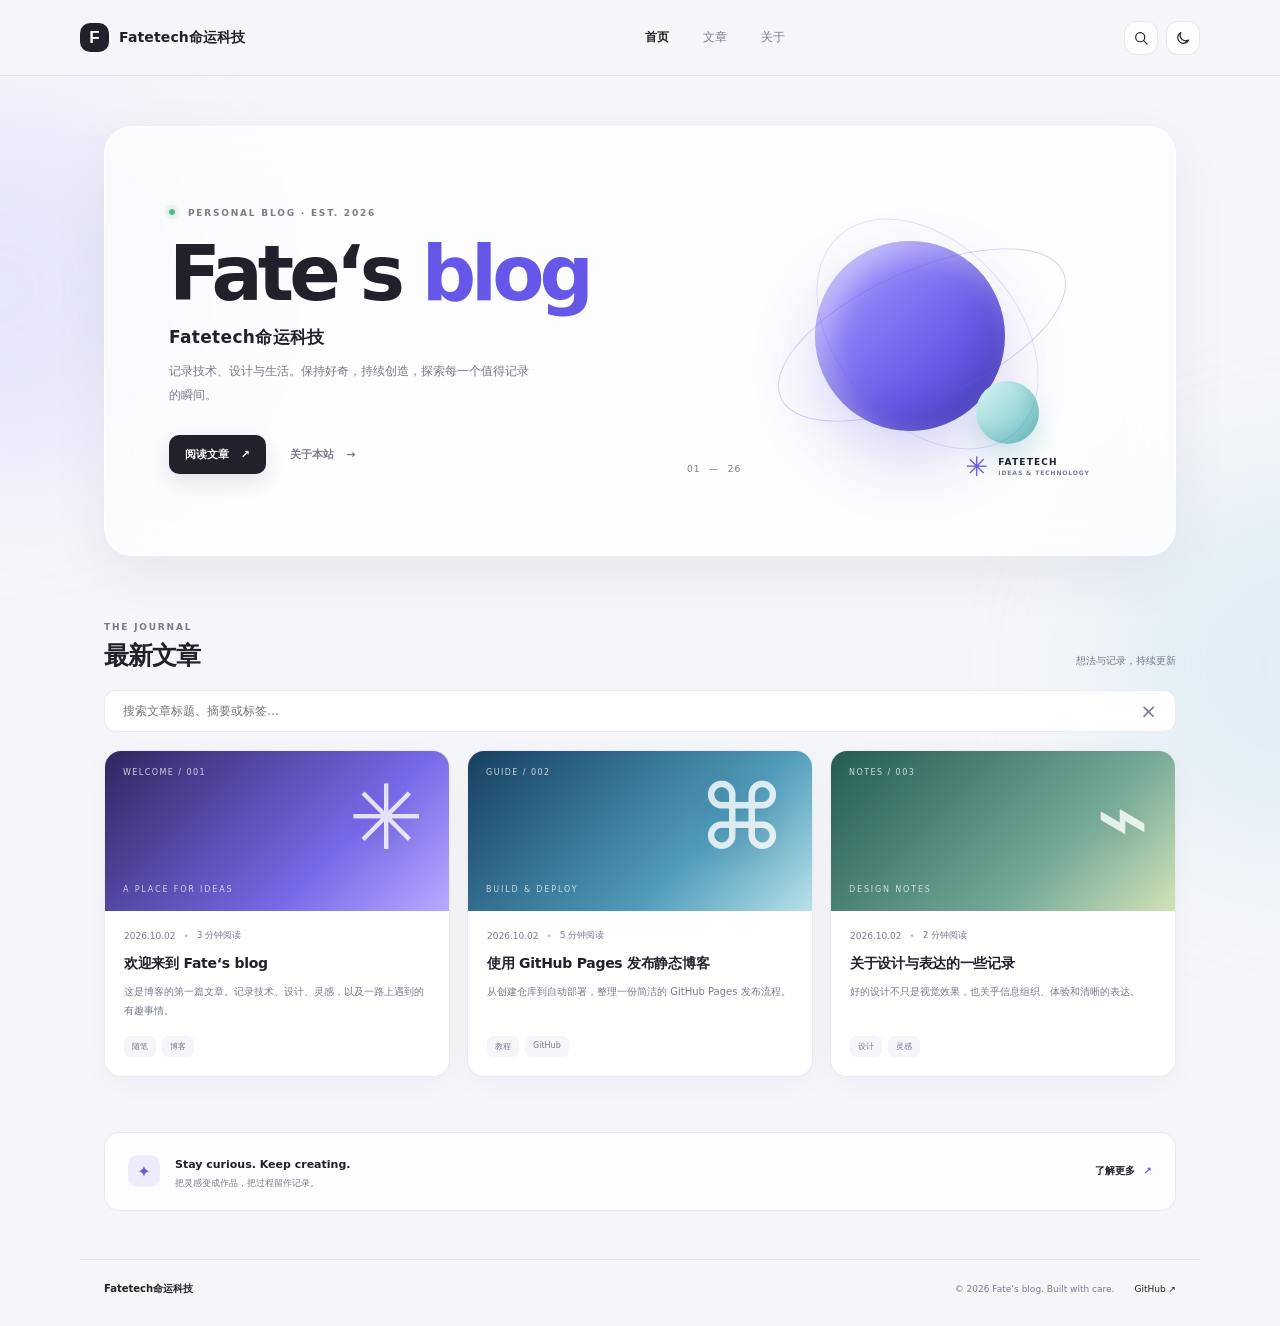
<file: index.html>
<!doctype html>
<html lang="zh-CN">
<head>
  <meta charset="utf-8">
  <meta name="viewport" content="width=device-width,initial-scale=1">
  <meta name="theme-color" content="#f5f6fa">
  <meta name="description" content="Fate's blog - Fatetech命运科技，记录技术、设计与生活。">
  <title>Fate‘s blog-Fatetech命运科技</title>
  <link rel="icon" href="assets/favicon.svg" type="image/svg+xml">
  <link rel="stylesheet" href="assets/css/style.css">
</head>
<body>
  <div class="ambient ambient-one"></div><div class="ambient ambient-two"></div>
  <header class="site-header">
    <a class="brand" href="./" aria-label="Fatetech命运科技首页">
      <span class="brand-mark">F</span><span>Fatetech命运科技</span>
    </a>
    <nav class="nav" aria-label="主导航">
      <a class="active" href="./">首页</a><a href="#articles">文章</a><a href="about.html">关于</a>
    </nav>
    <div class="header-actions">
      <button class="icon-button" id="search-toggle" aria-label="搜索文章" title="搜索"><svg viewBox="0 0 24 24"><circle cx="10.8" cy="10.8" r="6.8"/><path d="m16 16 5 5"/></svg></button>
      <button class="icon-button" id="theme-toggle" aria-label="切换主题" title="切换主题"><svg viewBox="0 0 24 24"><path d="M20.2 15.2A8.4 8.4 0 0 1 8.8 3.8 8.5 8.5 0 1 0 20.2 15.2Z"/></svg></button>
      <button class="menu-button" id="menu-toggle" aria-label="打开菜单"><svg viewBox="0 0 24 24" aria-hidden="true"><path d="M4 7h16M4 12h16M4 17h16" fill="none" stroke="currentColor" stroke-width="1.8" stroke-linecap="round"/></svg></button>
    </div>
  </header>
  <main class="container">
    <section class="hero">
      <div class="hero-copy">
        <div class="eyebrow"><span class="status-dot"></span> PERSONAL BLOG · EST. 2026</div>
        <h1>Fate‘s <span>blog</span></h1>
        <p class="hero-subtitle">Fatetech命运科技</p>
        <p class="hero-desc">记录技术、设计与生活。保持好奇，持续创造，探索每一个值得记录的瞬间。</p>
        <div class="hero-links">
          <a class="primary-link" href="#articles">阅读文章 <span>↗</span></a>
          <a class="text-link" href="about.html">关于本站 <span>→</span></a>
        </div>
      </div>
      <div class="hero-art" aria-hidden="true">
        <div class="orb orb-large"></div><div class="orb orb-small"></div>
        <div class="orbit orbit-a"></div><div class="orbit orbit-b"></div>
        <div class="art-label"><span class="art-symbol">✳</span><span>FATETECH<br><small>IDEAS & TECHNOLOGY</small></span></div>
        <div class="art-index">01 <i>—</i> 26</div>
      </div>
    </section>
    <section class="content-section" id="articles">
      <div class="section-heading"><div><p class="eyebrow">THE JOURNAL</p><h2>最新文章</h2></div><span class="section-note">想法与记录，持续更新</span></div>
      <div class="search-panel" id="search-panel" hidden><input id="search-input" type="search" placeholder="搜索文章标题、摘要或标签…" autocomplete="off"><button id="search-clear" aria-label="清除搜索">×</button></div>
      <div class="article-grid" id="article-grid">
        <article class="article-card featured">
          <a class="card-cover cover-violet" href="posts/welcome.html"><span class="cover-kicker">WELCOME / 001</span><span class="cover-glyph">✳</span><span class="cover-caption">A PLACE FOR IDEAS</span></a>
          <div class="card-body"><div class="card-meta"><span>2026.10.02</span><span class="meta-dot">•</span><span>3 分钟阅读</span></div><h3><a href="posts/welcome.html">欢迎来到 Fate‘s blog</a></h3><p>这是博客的第一篇文章。记录技术、设计、灵感，以及一路上遇到的有趣事情。</p><div class="tag-row"><span>随笔</span><span>博客</span></div></div>
        </article>
        <article class="article-card">
          <a class="card-cover cover-blue" href="posts/github-pages.html"><span class="cover-kicker">GUIDE / 002</span><span class="cover-glyph">⌘</span><span class="cover-caption">BUILD & DEPLOY</span></a>
          <div class="card-body"><div class="card-meta"><span>2026.10.02</span><span class="meta-dot">•</span><span>5 分钟阅读</span></div><h3><a href="posts/github-pages.html">使用 GitHub Pages 发布静态博客</a></h3><p>从创建仓库到自动部署，整理一份简洁的 GitHub Pages 发布流程。</p><div class="tag-row"><span>教程</span><span>GitHub</span></div></div>
        </article>
        <article class="article-card">
          <a class="card-cover cover-green" href="posts/design-notes.html"><span class="cover-kicker">NOTES / 003</span><span class="cover-glyph">⌁</span><span class="cover-caption">DESIGN NOTES</span></a>
          <div class="card-body"><div class="card-meta"><span>2026.10.02</span><span class="meta-dot">•</span><span>2 分钟阅读</span></div><h3><a href="posts/design-notes.html">关于设计与表达的一些记录</a></h3><p>好的设计不只是视觉效果，也关乎信息组织、体验和清晰的表达。</p><div class="tag-row"><span>设计</span><span>灵感</span></div></div>
        </article>
      </div>
      <p class="empty-state" id="empty-state" hidden>没有找到匹配的文章。</p>
    </section>
    <section class="bottom-note"><span class="note-icon">✦</span><div><strong>Stay curious. Keep creating.</strong><p>把灵感变成作品，把过程留作记录。</p></div><a href="about.html">了解更多 <span>↗</span></a></section>
  </main>
  <footer class="site-footer"><a class="footer-brand" href="./">Fatetech命运科技</a><span>© 2026 Fate‘s blog. Built with care.</span><a href="https://github.com/" target="_blank" rel="noreferrer">GitHub ↗</a></footer>
  <script src="assets/js/main.js"></script>
</body>
</html>
</file>
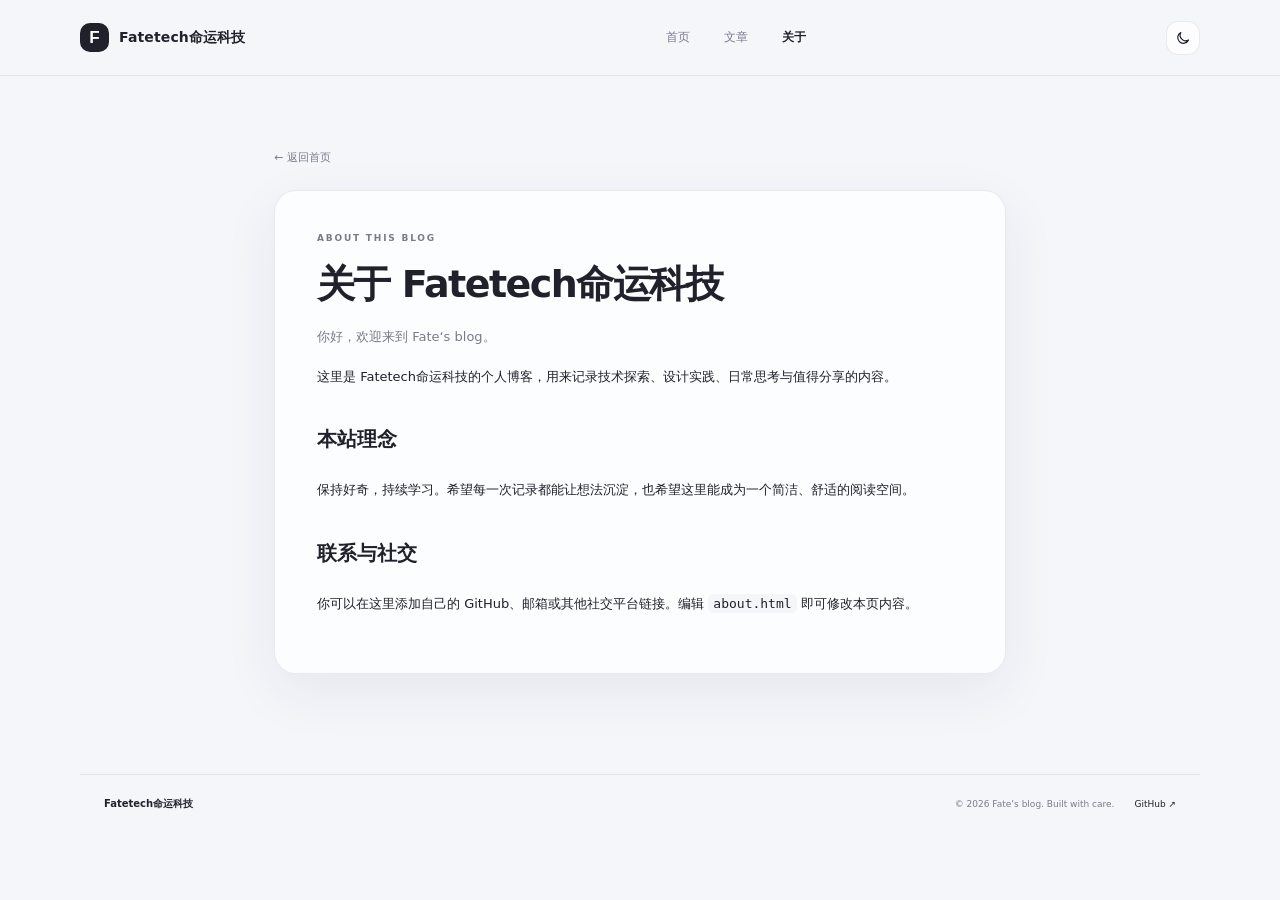
<file: about.html>
<!doctype html><html lang="zh-CN"><head><meta charset="utf-8"><meta name="viewport" content="width=device-width,initial-scale=1"><meta name="theme-color" content="#f5f6fa"><title>关于 | Fate‘s blog-Fatetech命运科技</title><link rel="icon" href="assets/favicon.svg" type="image/svg+xml"><link rel="stylesheet" href="assets/css/style.css"></head><body><header class="site-header"><a class="brand" href="./"><span class="brand-mark">F</span><span>Fatetech命运科技</span></a><nav class="nav"><a href="./">首页</a><a href="./#articles">文章</a><a class="active" href="about.html">关于</a></nav><div class="header-actions"><button class="icon-button" id="theme-toggle" aria-label="切换主题"><svg viewBox="0 0 24 24"><path d="M20.2 15.2A8.4 8.4 0 0 1 8.8 3.8 8.5 8.5 0 1 0 20.2 15.2Z"/></svg></button><button class="menu-button" id="menu-toggle"><svg viewBox="0 0 24 24" aria-hidden="true"><path d="M4 7h16M4 12h16M4 17h16" fill="none" stroke="currentColor" stroke-width="1.8" stroke-linecap="round"/></svg></button></div></header><main class="page-shell"><a class="back-link" href="./">← 返回首页</a><section class="page-card"><p class="eyebrow">ABOUT THIS BLOG</p><h1>关于 Fatetech命运科技</h1><p class="lead">你好，欢迎来到 Fate‘s blog。</p><div class="article-content"><p>这里是 Fatetech命运科技的个人博客，用来记录技术探索、设计实践、日常思考与值得分享的内容。</p><h2>本站理念</h2><p>保持好奇，持续学习。希望每一次记录都能让想法沉淀，也希望这里能成为一个简洁、舒适的阅读空间。</p><h2>联系与社交</h2><p>你可以在这里添加自己的 GitHub、邮箱或其他社交平台链接。编辑 <code>about.html</code> 即可修改本页内容。</p></div></section></main><footer class="site-footer"><a class="footer-brand" href="./">Fatetech命运科技</a><span>© 2026 Fate‘s blog. Built with care.</span><a href="https://github.com/" target="_blank" rel="noreferrer">GitHub ↗</a></footer><script src="assets/js/main.js"></script></body></html>
</file>
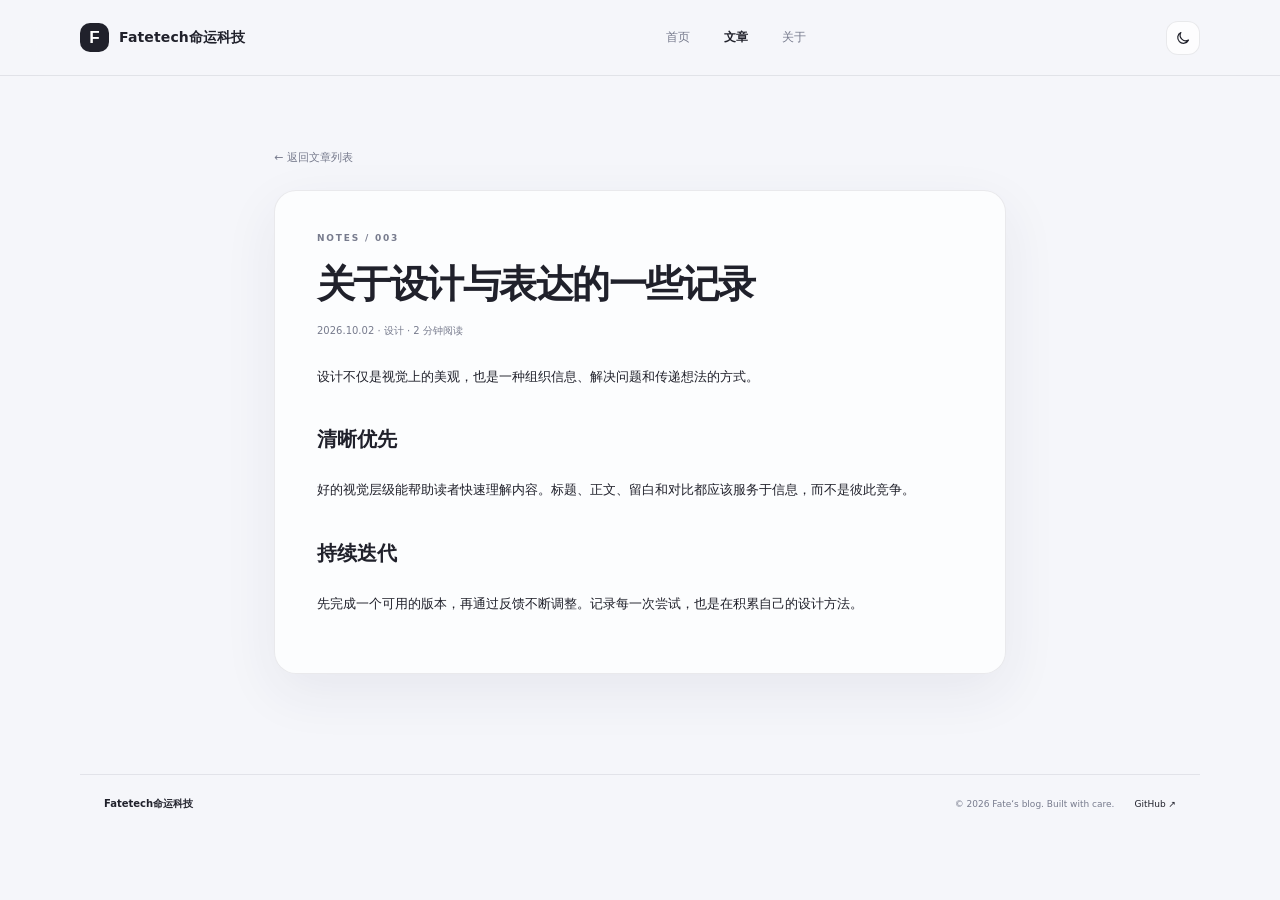
<file: posts/design-notes.html>
<!doctype html><html lang="zh-CN"><head><meta charset="utf-8"><meta name="viewport" content="width=device-width,initial-scale=1"><title>关于设计与表达的一些记录 | Fatetech命运科技</title><link rel="icon" href="../assets/favicon.svg" type="image/svg+xml"><link rel="stylesheet" href="../assets/css/style.css"></head><body><header class="site-header"><a class="brand" href="../"><span class="brand-mark">F</span><span>Fatetech命运科技</span></a><nav class="nav"><a href="../">首页</a><a class="active" href="../#articles">文章</a><a href="../about.html">关于</a></nav><div class="header-actions"><button class="icon-button" id="theme-toggle" aria-label="切换主题"><svg viewBox="0 0 24 24"><path d="M20.2 15.2A8.4 8.4 0 0 1 8.8 3.8 8.5 8.5 0 1 0 20.2 15.2Z"/></svg></button><button class="menu-button" id="menu-toggle"><svg viewBox="0 0 24 24" aria-hidden="true"><path d="M4 7h16M4 12h16M4 17h16" fill="none" stroke="currentColor" stroke-width="1.8" stroke-linecap="round"/></svg></button></div></header><main class="page-shell"><a class="back-link" href="../#articles">← 返回文章列表</a><article class="page-card"><p class="eyebrow">NOTES / 003</p><h1>关于设计与表达的一些记录</h1><p class="page-meta">2026.10.02 · 设计 · 2 分钟阅读</p><div class="article-content"><p>设计不仅是视觉上的美观，也是一种组织信息、解决问题和传递想法的方式。</p><h2>清晰优先</h2><p>好的视觉层级能帮助读者快速理解内容。标题、正文、留白和对比都应该服务于信息，而不是彼此竞争。</p><h2>持续迭代</h2><p>先完成一个可用的版本，再通过反馈不断调整。记录每一次尝试，也是在积累自己的设计方法。</p></div></article></main><footer class="site-footer"><a class="footer-brand" href="../">Fatetech命运科技</a><span>© 2026 Fate‘s blog. Built with care.</span><a href="https://github.com/" target="_blank" rel="noreferrer">GitHub ↗</a></footer><script src="../assets/js/main.js"></script></body></html>
</file>
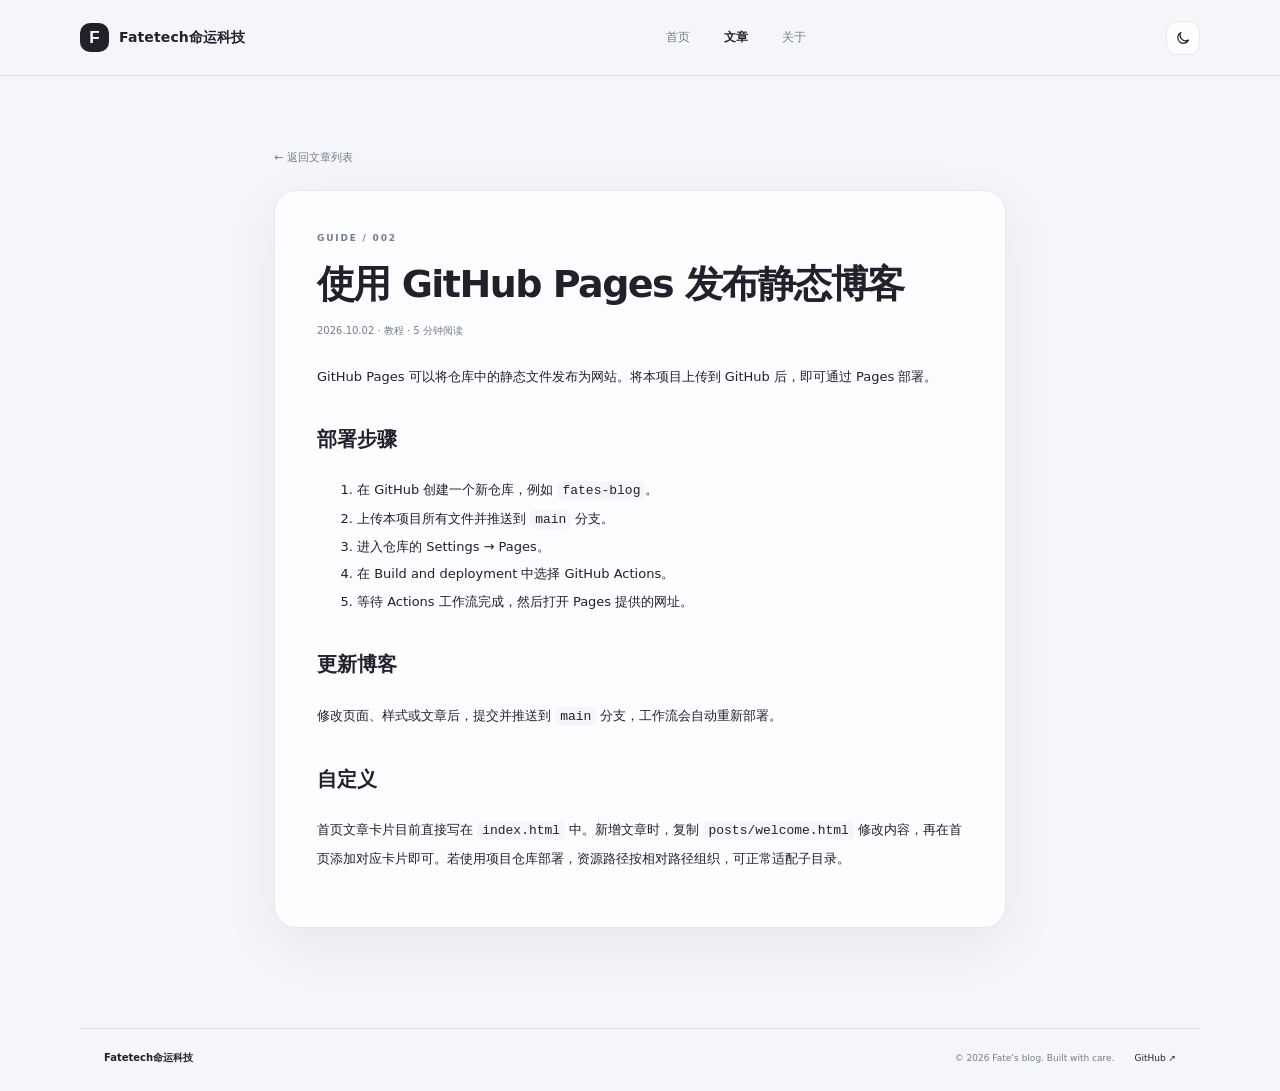
<file: posts/github-pages.html>
<!doctype html><html lang="zh-CN"><head><meta charset="utf-8"><meta name="viewport" content="width=device-width,initial-scale=1"><title>使用 GitHub Pages 发布静态博客 | Fatetech命运科技</title><link rel="icon" href="../assets/favicon.svg" type="image/svg+xml"><link rel="stylesheet" href="../assets/css/style.css"></head><body><header class="site-header"><a class="brand" href="../"><span class="brand-mark">F</span><span>Fatetech命运科技</span></a><nav class="nav"><a href="../">首页</a><a class="active" href="../#articles">文章</a><a href="../about.html">关于</a></nav><div class="header-actions"><button class="icon-button" id="theme-toggle" aria-label="切换主题"><svg viewBox="0 0 24 24"><path d="M20.2 15.2A8.4 8.4 0 0 1 8.8 3.8 8.5 8.5 0 1 0 20.2 15.2Z"/></svg></button><button class="menu-button" id="menu-toggle"><svg viewBox="0 0 24 24" aria-hidden="true"><path d="M4 7h16M4 12h16M4 17h16" fill="none" stroke="currentColor" stroke-width="1.8" stroke-linecap="round"/></svg></button></div></header><main class="page-shell"><a class="back-link" href="../#articles">← 返回文章列表</a><article class="page-card"><p class="eyebrow">GUIDE / 002</p><h1>使用 GitHub Pages 发布静态博客</h1><p class="page-meta">2026.10.02 · 教程 · 5 分钟阅读</p><div class="article-content"><p>GitHub Pages 可以将仓库中的静态文件发布为网站。将本项目上传到 GitHub 后，即可通过 Pages 部署。</p><h2>部署步骤</h2><ol><li>在 GitHub 创建一个新仓库，例如 <code>fates-blog</code>。</li><li>上传本项目所有文件并推送到 <code>main</code> 分支。</li><li>进入仓库的 Settings → Pages。</li><li>在 Build and deployment 中选择 GitHub Actions。</li><li>等待 Actions 工作流完成，然后打开 Pages 提供的网址。</li></ol><h2>更新博客</h2><p>修改页面、样式或文章后，提交并推送到 <code>main</code> 分支，工作流会自动重新部署。</p><h2>自定义</h2><p>首页文章卡片目前直接写在 <code>index.html</code> 中。新增文章时，复制 <code>posts/welcome.html</code> 修改内容，再在首页添加对应卡片即可。若使用项目仓库部署，资源路径按相对路径组织，可正常适配子目录。</p></div></article></main><footer class="site-footer"><a class="footer-brand" href="../">Fatetech命运科技</a><span>© 2026 Fate‘s blog. Built with care.</span><a href="https://github.com/" target="_blank" rel="noreferrer">GitHub ↗</a></footer><script src="../assets/js/main.js"></script></body></html>
</file>
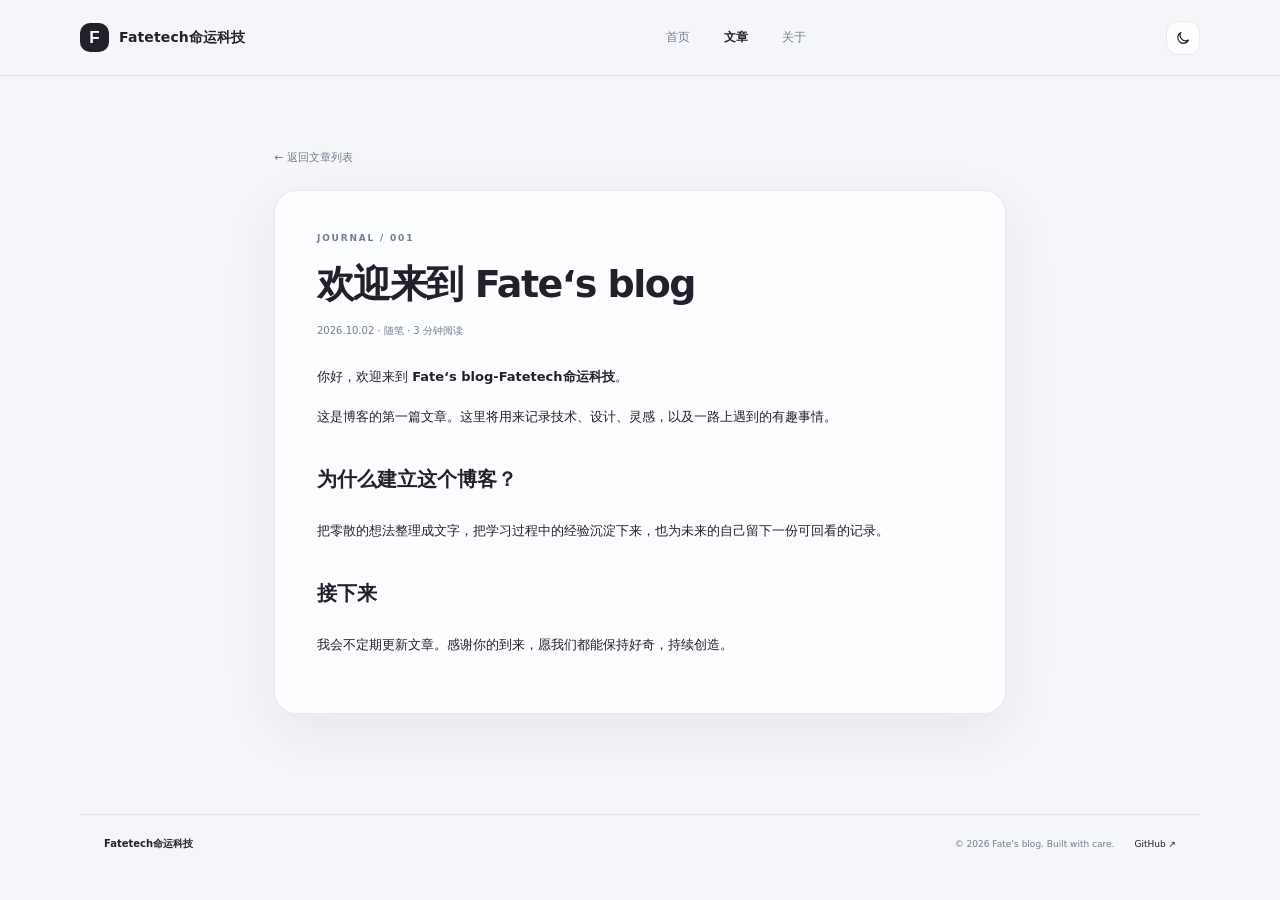
<file: posts/welcome.html>
<!doctype html><html lang="zh-CN"><head><meta charset="utf-8"><meta name="viewport" content="width=device-width,initial-scale=1"><title>欢迎来到 Fate‘s blog | Fatetech命运科技</title><link rel="icon" href="../assets/favicon.svg" type="image/svg+xml"><link rel="stylesheet" href="../assets/css/style.css"></head><body><header class="site-header"><a class="brand" href="../"><span class="brand-mark">F</span><span>Fatetech命运科技</span></a><nav class="nav"><a href="../">首页</a><a class="active" href="../#articles">文章</a><a href="../about.html">关于</a></nav><div class="header-actions"><button class="icon-button" id="theme-toggle" aria-label="切换主题"><svg viewBox="0 0 24 24"><path d="M20.2 15.2A8.4 8.4 0 0 1 8.8 3.8 8.5 8.5 0 1 0 20.2 15.2Z"/></svg></button><button class="menu-button" id="menu-toggle"><svg viewBox="0 0 24 24" aria-hidden="true"><path d="M4 7h16M4 12h16M4 17h16" fill="none" stroke="currentColor" stroke-width="1.8" stroke-linecap="round"/></svg></button></div></header><main class="page-shell"><a class="back-link" href="../#articles">← 返回文章列表</a><article class="page-card"><p class="eyebrow">JOURNAL / 001</p><h1>欢迎来到 Fate‘s blog</h1><p class="page-meta">2026.10.02 · 随笔 · 3 分钟阅读</p><div class="article-content"><p>你好，欢迎来到 <strong>Fate‘s blog-Fatetech命运科技</strong>。</p><p>这是博客的第一篇文章。这里将用来记录技术、设计、灵感，以及一路上遇到的有趣事情。</p><h2>为什么建立这个博客？</h2><p>把零散的想法整理成文字，把学习过程中的经验沉淀下来，也为未来的自己留下一份可回看的记录。</p><h2>接下来</h2><p>我会不定期更新文章。感谢你的到来，愿我们都能保持好奇，持续创造。</p></div></article></main><footer class="site-footer"><a class="footer-brand" href="../">Fatetech命运科技</a><span>© 2026 Fate‘s blog. Built with care.</span><a href="https://github.com/" target="_blank" rel="noreferrer">GitHub ↗</a></footer><script src="../assets/js/main.js"></script></body></html>
</file>
<file: assets/css/style.css>
:root{--bg:#f5f6fa;--surface:rgba(255,255,255,.72);--card:#fff;--text:#20212b;--muted:#777b8d;--line:rgba(37,39,55,.09);--accent:#6558e8;--shadow:0 18px 55px rgba(42,43,78,.07);--header:rgba(245,246,250,.76)}
*{box-sizing:border-box}html{scroll-behavior:smooth}body{margin:0;background:var(--bg);color:var(--text);font-family:"HarmonyOS Sans SC","HarmonyOS Sans","鸿蒙黑体","Microsoft YaHei",system-ui,-apple-system,BlinkMacSystemFont,"Segoe UI",sans-serif;min-height:100vh;position:relative;overflow-x:hidden}a{color:inherit;text-decoration:none}button,input{font:inherit}.ambient{position:absolute;pointer-events:none;filter:blur(70px);opacity:.25;border-radius:50%;z-index:-1}.ambient-one{width:360px;height:360px;background:#b9b4ff;top:110px;left:-180px}.ambient-two{width:390px;height:390px;background:#a9d9e9;right:-210px;top:470px}.site-header{height:76px;display:flex;align-items:center;justify-content:space-between;padding:0 max(calc((100vw - 1120px)/2),5.5%);position:sticky;top:0;z-index:10;background:var(--header);backdrop-filter:blur(18px);border-bottom:1px solid var(--line)}.brand{display:flex;align-items:center;gap:10px;font-size:14px;font-weight:700;letter-spacing:.01em}.brand-mark{display:grid;place-items:center;width:29px;height:29px;border-radius:10px;background:var(--text);color:#fff;font-size:17px;font-weight:700}.nav{display:flex;gap:34px;margin-left:60px}.nav a{font-size:12px;color:var(--muted);transition:.2s}.nav a:hover,.nav a.active{color:var(--text)}.nav a.active{font-weight:700}.header-actions{display:flex;gap:8px}.icon-button,.menu-button{width:34px;height:34px;border:1px solid var(--line);border-radius:11px;background:var(--surface);display:grid;place-items:center;color:var(--text);cursor:pointer;transition:.2s}.icon-button:hover{transform:translateY(-2px);box-shadow:var(--shadow)}.icon-button svg{width:16px;height:16px;fill:none;stroke:currentColor;stroke-width:1.7;stroke-linecap:round;stroke-linejoin:round}.menu-button{display:none}.container{max-width:1120px;margin:0 auto;padding:0 24px}.hero{min-height:430px;margin:50px 0 66px;padding:58px 64px;display:grid;grid-template-columns:1.1fr .9fr;align-items:center;background:var(--surface);border:1px solid rgba(255,255,255,.9);border-radius:28px;box-shadow:var(--shadow);overflow:hidden;position:relative;backdrop-filter:blur(20px)}.hero:after{content:"";position:absolute;inset:0;border:1px solid rgba(255,255,255,.45);border-radius:inherit;pointer-events:none}.eyebrow{font-size:9px;font-weight:700;letter-spacing:.2em;color:var(--muted);margin:0 0 19px}.status-dot{display:inline-block;width:6px;height:6px;background:#54b88b;border-radius:50%;margin:0 8px 1px 0;box-shadow:0 0 0 4px rgba(84,184,139,.12)}h1{font-size:clamp(48px,6vw,76px);letter-spacing:-.065em;line-height:.98;margin:0;font-weight:700}h1 span{color:var(--accent)}.hero-subtitle{font-size:17px;font-weight:600;letter-spacing:.02em;margin:15px 0 10px}.hero-desc{font-size:12px;color:var(--muted);line-height:2;max-width:365px;margin:0}.hero-links{display:flex;align-items:center;gap:24px;margin-top:28px;font-size:11px;font-weight:600}.primary-link{background:var(--text);color:#fff;border-radius:10px;padding:12px 16px;box-shadow:0 8px 20px rgba(32,33,43,.12);transition:.2s}.primary-link:hover{transform:translateY(-2px)}.primary-link span,.text-link span{margin-left:8px}.text-link{color:var(--muted)}.hero-art{height:290px;position:relative;display:grid;place-items:center}.orb{position:absolute;border-radius:50%;background:linear-gradient(135deg,#a69dff,#685be9 65%,#5047bf);box-shadow:inset -16px -18px 32px rgba(35,27,126,.2),inset 12px 12px 30px rgba(255,255,255,.45),0 30px 65px rgba(93,81,218,.23)}.orb-large{width:190px;height:190px;right:25%;top:45px}.orb-small{width:63px;height:63px;background:linear-gradient(135deg,#d8f3f3,#75c6c8);right:17%;top:185px;box-shadow:inset -8px -9px 15px rgba(20,100,110,.14),0 15px 25px rgba(50,150,160,.2)}.orbit{position:absolute;border:1px solid rgba(103,91,232,.28);border-radius:50%;transform:rotate(-24deg)}.orbit-a{width:310px;height:130px;right:8%;top:74px}.orbit-b{width:265px;height:180px;right:12%;top:48px;transform:rotate(48deg);border-color:rgba(103,91,232,.17)}.art-label{position:absolute;right:5%;bottom:4px;display:flex;align-items:center;gap:9px;font-size:9px;letter-spacing:.13em;font-weight:700}.art-label small{font-size:6px;color:var(--muted);letter-spacing:.15em}.art-symbol{font-size:27px;color:var(--accent)}.art-index{position:absolute;left:0;bottom:12px;font-size:9px;color:var(--muted);letter-spacing:.1em}.art-index i{font-style:normal;margin:0 5px;color:var(--accent)}.content-section{margin-bottom:55px}.section-heading{display:flex;justify-content:space-between;align-items:end;margin-bottom:23px}.section-heading .eyebrow{margin-bottom:7px}.section-heading h2{font-size:25px;letter-spacing:-.04em;margin:0}.section-note{font-size:10px;color:var(--muted);padding-bottom:4px}.article-grid{display:grid;grid-template-columns:repeat(3,1fr);gap:17px}.article-card{background:var(--card);border:1px solid var(--line);border-radius:17px;overflow:hidden;box-shadow:0 7px 28px rgba(35,36,60,.035);transition:transform .25s,box-shadow .25s}.article-card:hover{transform:translateY(-5px);box-shadow:var(--shadow)}.card-cover{height:160px;display:block;position:relative;overflow:hidden;color:#fff}.cover-violet{background:linear-gradient(135deg,#30265f,#7669e7 65%,#b8aaff)}.cover-blue{background:linear-gradient(135deg,#173f61,#4f9cba 65%,#b8e1e9)}.cover-green{background:linear-gradient(135deg,#245b53,#74a998 65%,#d2e3b8)}.cover-kicker{position:absolute;top:17px;left:18px;font-size:8px;letter-spacing:.18em;opacity:.75}.cover-glyph{position:absolute;right:25px;top:22px;font-size:90px;line-height:1;font-weight:400;opacity:.8;text-shadow:0 8px 30px rgba(0,0,0,.12);transition:transform .4s}.article-card:hover .cover-glyph{transform:rotate(18deg) scale(1.08)}.cover-caption{position:absolute;bottom:17px;left:18px;font-size:8px;letter-spacing:.23em;opacity:.72}.card-body{padding:18px 19px 19px}.card-meta{font-size:9px;color:var(--muted);display:flex;gap:8px;align-items:center}.meta-dot{color:#b5b7c2}h3{font-size:14px;line-height:1.55;margin:11px 0 7px;letter-spacing:-.02em}h3 a:hover{color:var(--accent)}.card-body p{font-size:10px;line-height:1.9;color:var(--muted);margin:0;min-height:38px}.tag-row{display:flex;gap:6px;margin-top:16px}.tag-row span{font-size:8px;padding:5px 8px;border-radius:6px;background:var(--bg);color:var(--muted)}.search-panel{display:flex;align-items:center;margin:-5px 0 18px;padding:7px 12px;border:1px solid var(--line);border-radius:12px;background:var(--card)}.search-panel input{border:0;outline:0;background:transparent;color:var(--text);font-size:12px;flex:1;padding:6px}.search-panel button{border:0;background:transparent;color:var(--muted);font-size:20px;cursor:pointer}.empty-state{font-size:12px;color:var(--muted);text-align:center;padding:35px}.bottom-note{display:flex;align-items:center;gap:15px;padding:20px 23px;margin-bottom:48px;border:1px solid var(--line);background:var(--surface);border-radius:15px}.note-icon{width:32px;height:32px;display:grid;place-items:center;background:rgba(101,88,232,.1);color:var(--accent);border-radius:10px}.bottom-note strong{font-size:11px}.bottom-note p{font-size:9px;color:var(--muted);margin:5px 0 0}.bottom-note>a{margin-left:auto;font-size:10px;font-weight:600}.bottom-note>a span{color:var(--accent);margin-left:5px}.site-footer{max-width:1120px;margin:auto;padding:22px 24px 30px;border-top:1px solid var(--line);display:flex;align-items:center;gap:20px;color:var(--muted);font-size:9px}.footer-brand{font-size:10px;font-weight:700;color:var(--text)}.site-footer span{margin-left:auto}.site-footer>a:last-child{color:var(--text)}.page-shell{max-width:780px;margin:70px auto 100px;padding:0 24px}.page-card{background:var(--surface);border:1px solid var(--line);border-radius:22px;padding:42px;box-shadow:var(--shadow)}.page-card h1{font-size:38px;letter-spacing:-.04em;line-height:1.2;margin-bottom:16px}.page-card .lead{color:var(--muted);font-size:13px;line-height:2}.article-content{font-size:13px;line-height:2.1;color:var(--text)}.article-content h2{font-size:20px;margin-top:28px}.article-content a{color:var(--accent);text-decoration:underline}.article-content code{background:var(--bg);padding:2px 5px;border-radius:5px}.back-link{font-size:11px;color:var(--muted);display:inline-block;margin-bottom:25px}.page-meta{font-size:10px;color:var(--muted);margin-bottom:25px}
body.dark{--bg:#15161d;--surface:rgba(35,36,47,.78);--card:#22232d;--text:#f0f0f5;--muted:#a1a3b2;--line:rgba(255,255,255,.09);--accent:#a69bff;--shadow:0 18px 55px rgba(0,0,0,.2);--header:rgba(21,22,29,.78)}body.dark .brand-mark{background:#f0f0f5;color:#20212b}body.dark .primary-link{background:#f0f0f5;color:#20212b}body.dark .tag-row span{background:#30313c}body.dark .hero{border-color:rgba(255,255,255,.06)}
@media(max-width:760px){.site-header{height:64px;padding:0 20px}.nav{display:none;position:absolute;top:63px;left:12px;right:12px;margin:0;padding:16px;background:var(--card);border:1px solid var(--line);border-radius:14px;box-shadow:var(--shadow);flex-direction:column;gap:17px}.nav.open{display:flex}.nav a{font-size:13px}.menu-button{display:grid}.container{padding:0 18px}.hero{margin:25px 0 48px;padding:35px 27px 20px;grid-template-columns:1fr;min-height:0;border-radius:22px}.hero-art{height:230px;margin-top:3px}.orb-large{width:150px;height:150px;right:29%;top:35px}.orb-small{right:20%;top:143px;width:48px;height:48px}.orbit-a{width:260px;height:110px;right:9%;top:54px}.orbit-b{width:225px;height:150px;right:13%;top:35px}.art-label{right:0;bottom:0}.art-index{bottom:6px}.article-grid{grid-template-columns:1fr;gap:13px}.card-cover{height:155px}.section-heading h2{font-size:23px}.section-note{font-size:9px}.bottom-note{padding:17px;gap:10px}.bottom-note>a{font-size:9px}.site-footer{padding:20px 18px 25px;gap:10px;flex-wrap:wrap}.site-footer span{margin-left:auto}.page-shell{margin:35px auto 70px;padding:0 18px}.page-card{padding:28px 23px}.page-card h1{font-size:31px}}
@media(prefers-reduced-motion:reduce){*,*:before,*:after{scroll-behavior:auto!important;transition:none!important}}

/* HarmonyOS-inspired typography and icon treatment */
:root{--icon-stroke:1.8}
.icon-button,.menu-button{border-radius:12px;transition:background .2s ease,border-color .2s ease,transform .2s ease}
.icon-button svg{stroke-width:var(--icon-stroke)}
.brand-mark{font-family:"HarmonyOS Sans SC","HarmonyOS Sans","Microsoft YaHei",sans-serif;font-weight:800;border-radius:10px}

.menu-button svg{width:17px;height:17px}
</file>
